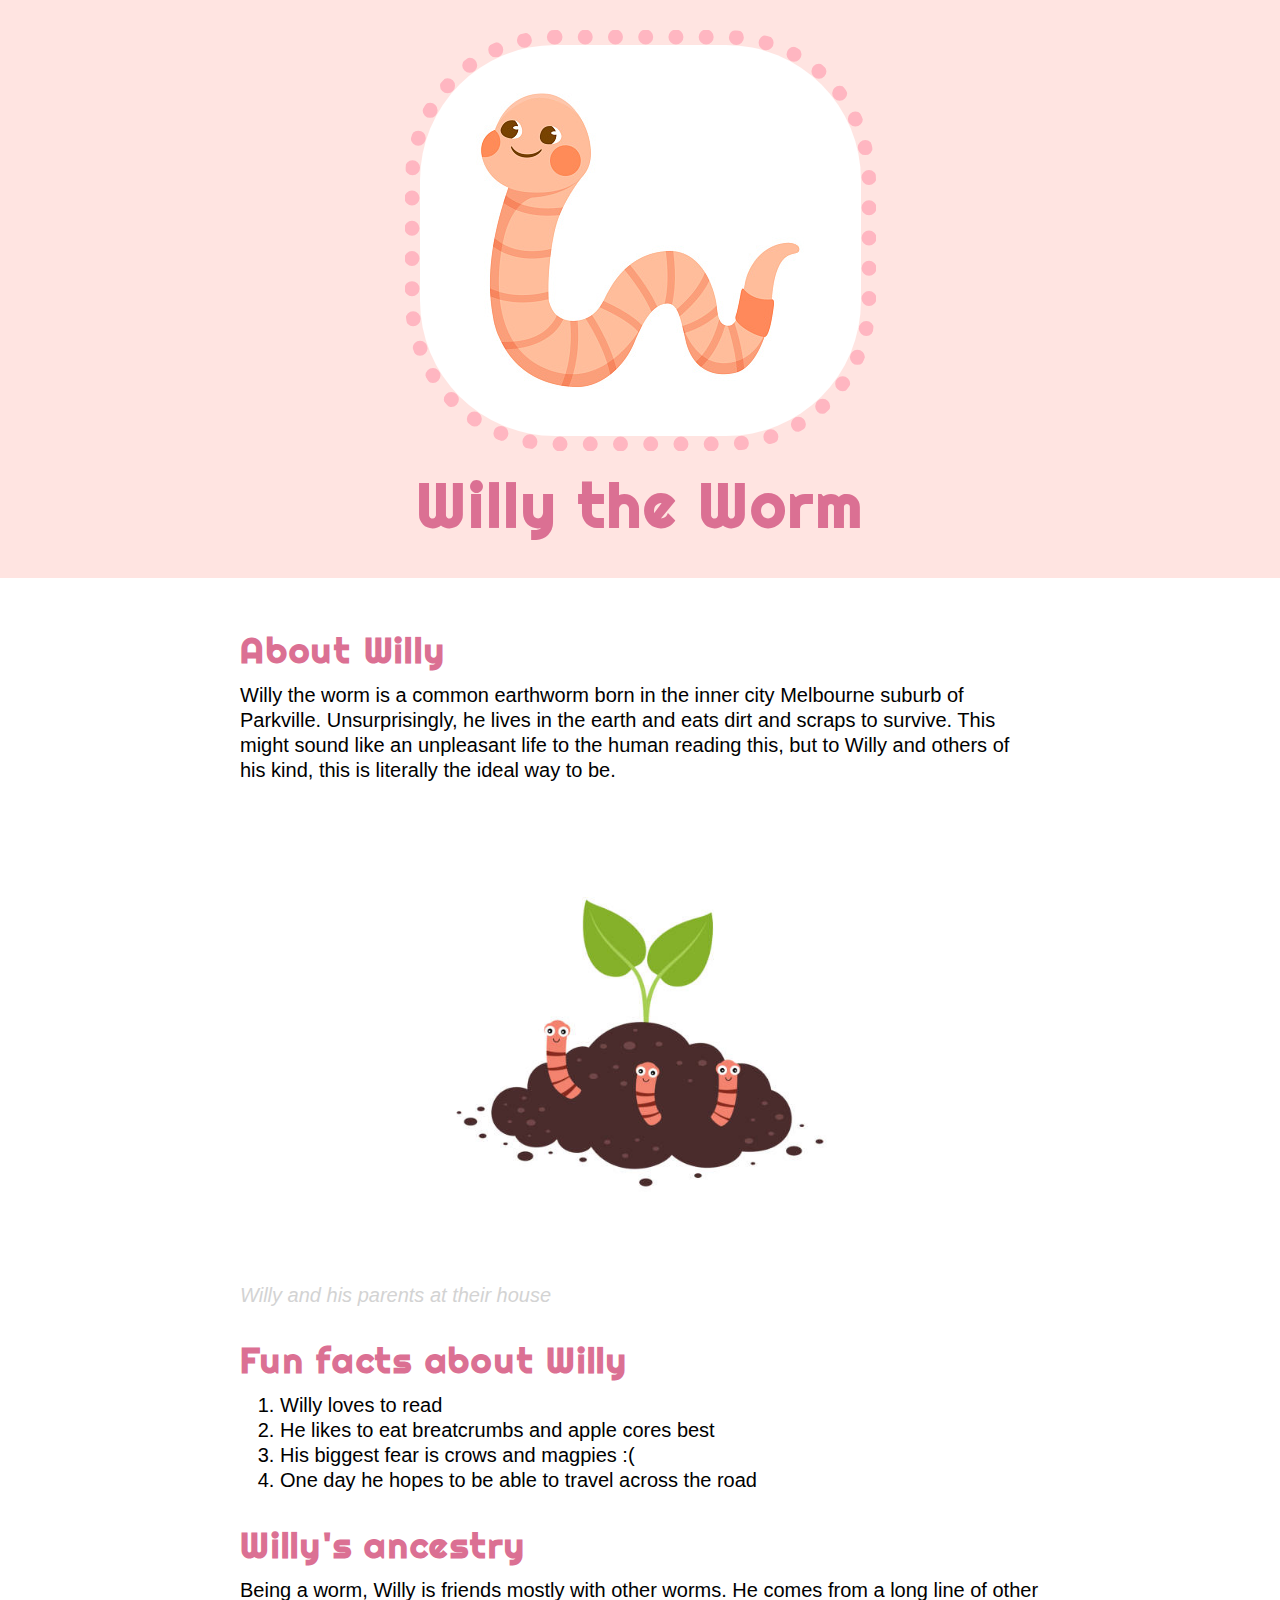
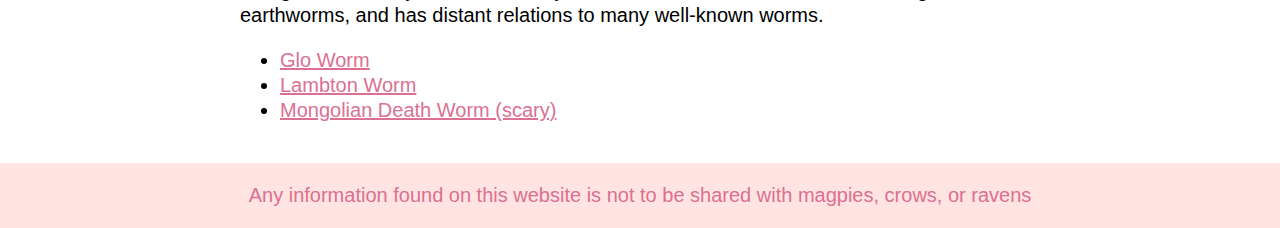
<file: index.html>
<!DOCTYPE html>
<html>
<head>
	<meta charset="utf-8">
	<meta name="viewport" content="width=device-width, initial-scale=1">
	<title>Willy the Worm</title>
	<link rel="icon" href="img/worm-avatar.jpg">
	<link rel="preconnect" href="https://fonts.googleapis.com"><link rel="preconnect" href="https://fonts.gstatic.com" crossorigin><link href="https://fonts.googleapis.com/css2?family=Righteous&display=swap" rel="stylesheet">
	<link rel="stylesheet" type="text/css" href="css/worm.css">
</head>
<body>

	<!-- header element-->
	<header>
		<img src="img/worm-avatar.jpg">
		<h1> Willy the Worm</h1>
	</header>

	<!-- main element -->
	<main>
		<!-- About Willy -->
		<h2>About Willy</h2>
		<p>Willy the worm is a common earthworm born in the inner city Melbourne suburb of Parkville. Unsurprisingly, he lives in the earth and eats dirt and scraps to survive. This might sound like an unpleasant life to the human reading this, but to Willy and others of his kind, this is literally the ideal way to be.</p>
		<img src="img/worm-group.jpg">
		<p class="caption">Willy and his parents at their house</p>
		<h2>Fun facts about Willy</h2>
		<ol>
			<li>Willy loves to read</li>
			<li>He likes to eat breatcrumbs and apple cores best</li>
			<li>His biggest fear is crows and magpies :(</li>
			<li>One day he hopes to be able to travel across the road</li>
		</ol>
		<!-- Family history -->
		<h2>Willy's ancestry</h2>
		<p>Being a worm, Willy is friends mostly with other worms. He comes from a long line of other earthworms, and has distant relations to many well-known worms. </p>
		<ul>
			<li><a target="_blank" href="https://en.wikipedia.org/wiki/Glo_Worm">Glo Worm</a></li>
			<li><a target="_blank" href="https://en.wikipedia.org/wiki/Lambton_Worm">Lambton Worm</a></li>
			<li>
				<a target="_blank" href="https://en.wikipedia.org/wiki/Mongolian_death_worm">Mongolian Death Worm (scary) </a>
			</li>
		</ul>
	</main>

	<!-- Footer element -->
	<footer>Any information found on this website is not to be shared with magpies, crows, or ravens </footer>

</body>
</html>
</file>
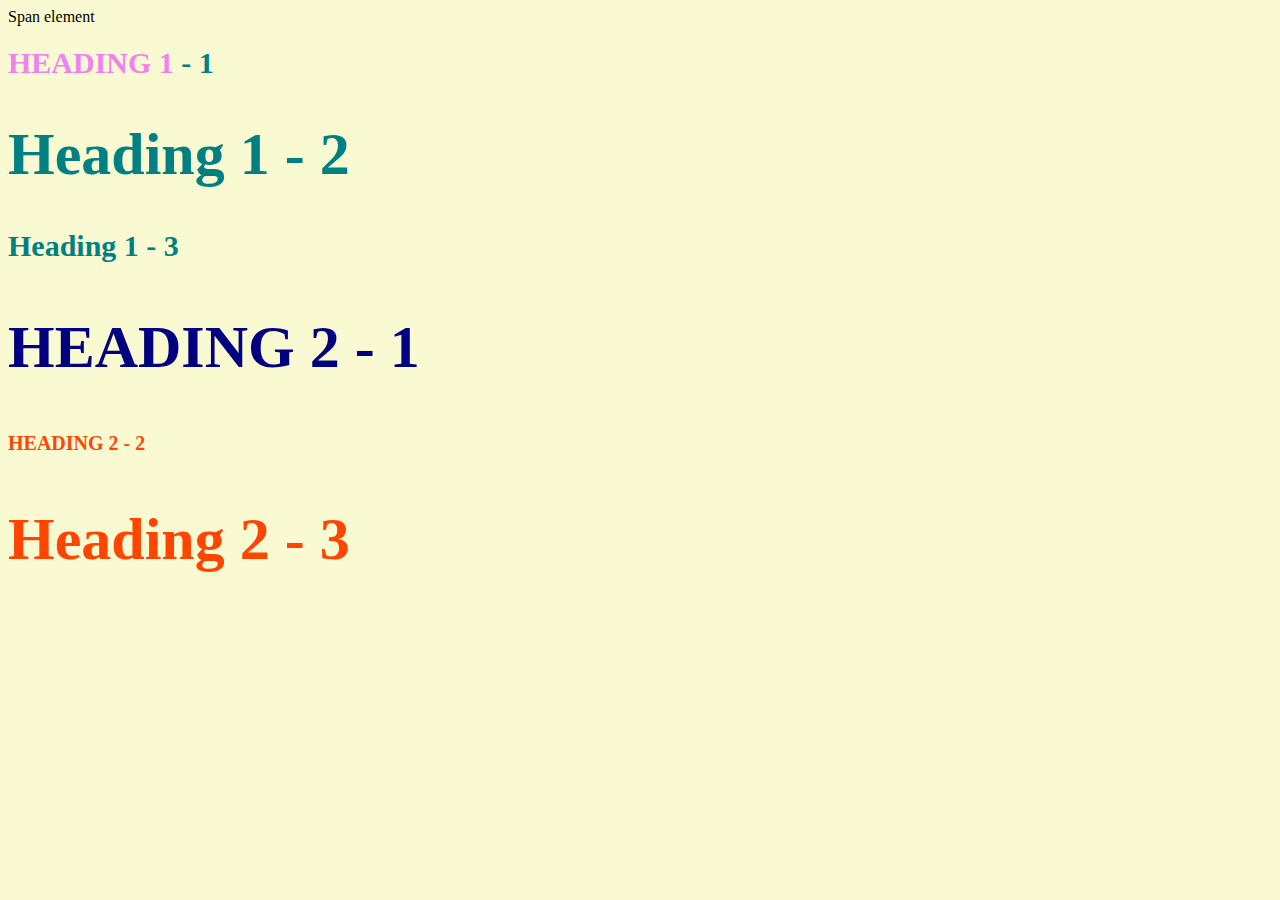
<file: style-test.html>
<!DOCTYPE html>
<html>
<head>
	<title>style test</title>
	<link rel="stylesheet" type="text/css" href="css/test.css">

</head>
<body>

	<span>Span element</span>
	<h1 class="uppercase"><span>Heading 1 </span> - 1</h1>
	<h1 class="big">Heading 1 - 2</h1>
	<h1>Heading 1 - 3</h1>
	<h2 class="big uppercase">Heading 2 - 1</h2>
	<h2 class="uppercase">Heading 2 - 2</h2>
	<h2 class="big">Heading 2 - 3</h2>

</body>
</html>
</file>
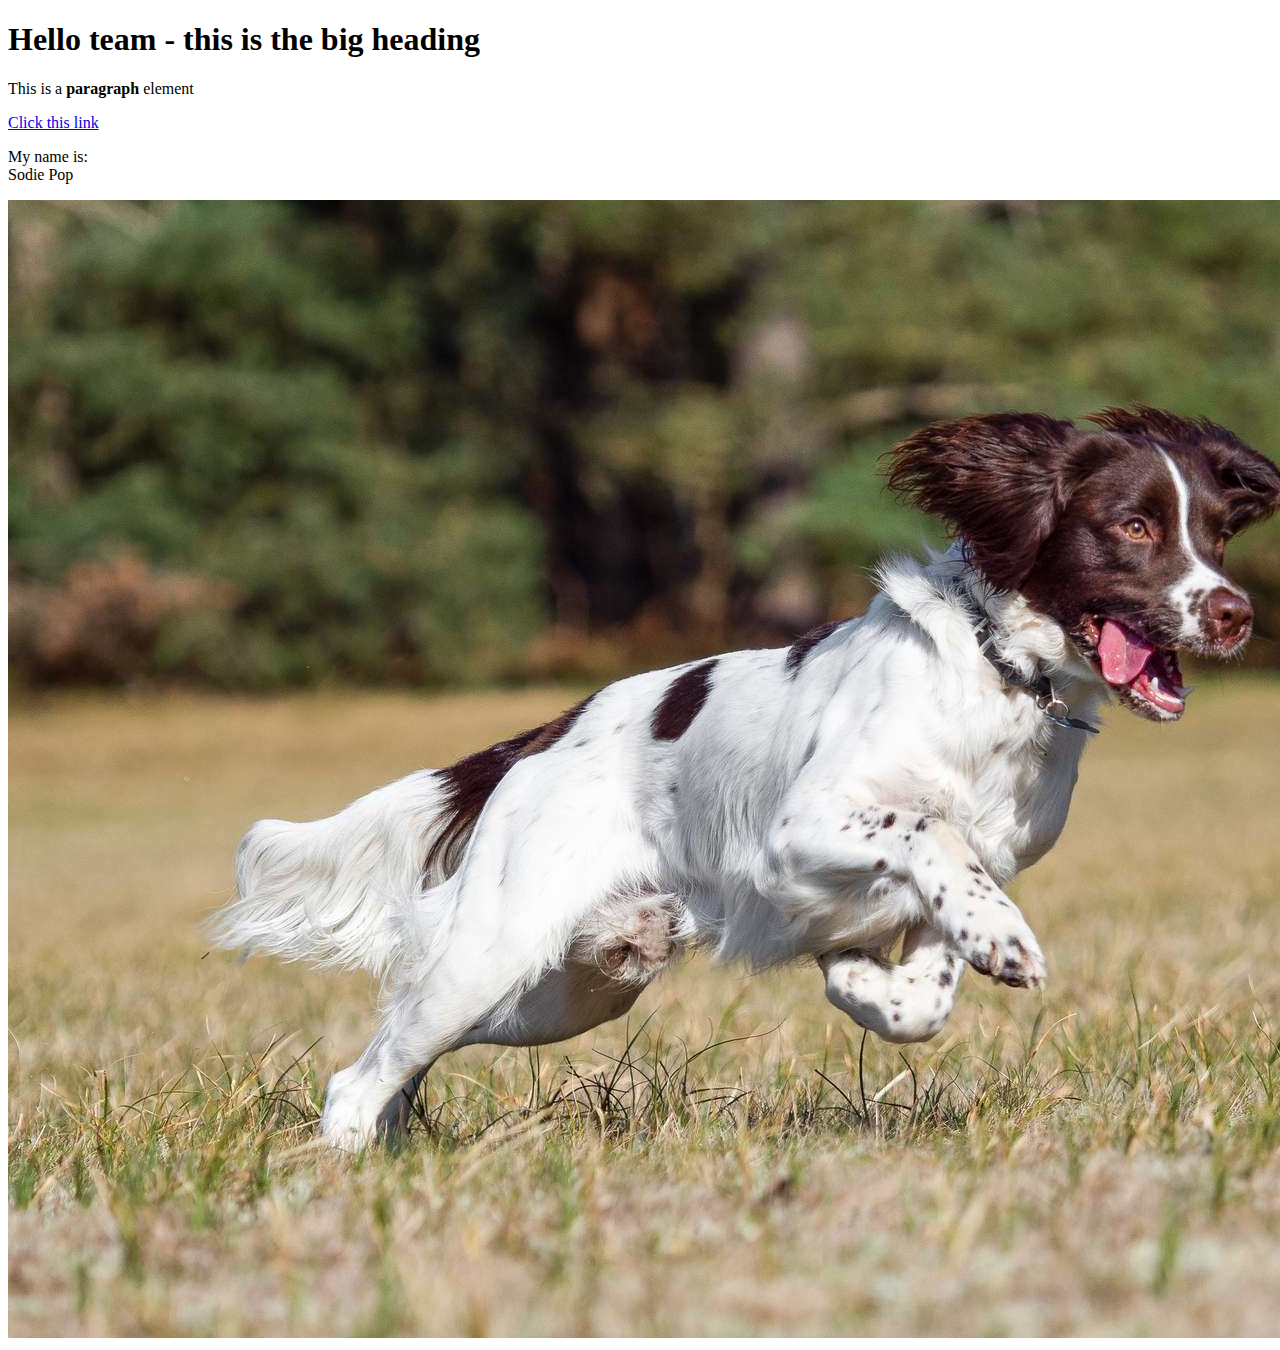
<file: test.html>
<!DOCTYPE html>
<html>
<head>
	<title>Test page</title>
</head>
<body>
	<h1>Hello team - this is the big heading </h1>
	<p>This is a <b>paragraph</b> element</p>
	<a href="https://google.com" target="_blank" title="Visit google here please">Click this link</a>
	<p>My name is: <br>
	Sodie Pop</p>
	<img src="img/dog.jpg">
</body>
</html>
</file>
<file: css/worm.css>
body {
	margin: 0;
	font-family: helvetica, arial, sans-serif;
	font-size: 20px;
	line-height: 25px;
}
header{
	background-color: mistyrose;
	text-align: center;
	padding-top: 30px;
	padding-bottom: 20px;
	font-size: 30px;
	letter-spacing: 0.1em;

}

h1, h2{
	font-family: 'Righteous', cursive;
}
header h1 {
	color: palevioletred;
}

header img{
	border-radius: 150px;
	border: 15px dotted lightpink;
}

main{
	max-width: 800px;
	margin: 0 auto;
	padding: 20px;
}

main img{
	max-width: 100%;
	display: block;
 	margin-left: auto;
  	margin-right: auto;
 	width: 60%;
}
h2{
	font-size: 35px;
	letter-spacing: 0.05em; 
	color: palevioletred;
	margin: 40px 0 10px;
}

a{
	color: palevioletred;

}

a:hover{color: mediumvioletred;}

footer{
	background-color: mistyrose;
	text-align: center;
	color: palevioletred;
	padding: 20px;
}
footer p{margin: 0}

p.caption{
	color: lightgray;
	font-style: italic;
margin-top: 0}
</file>
<file: css/test.css>
body{
	background-color: lightgoldenrodyellow;
}
h1{
	font-size: 30px;
	color: teal;
}

h2{
	color: orangered;
	font-size: 20px;
}

.big{
	font-size: 60px;
}
.uppercase{
	text-transform: uppercase;
}
.big.uppercase{
	color: navy;
}

h1 span{
	color: violet;
}
</file>
